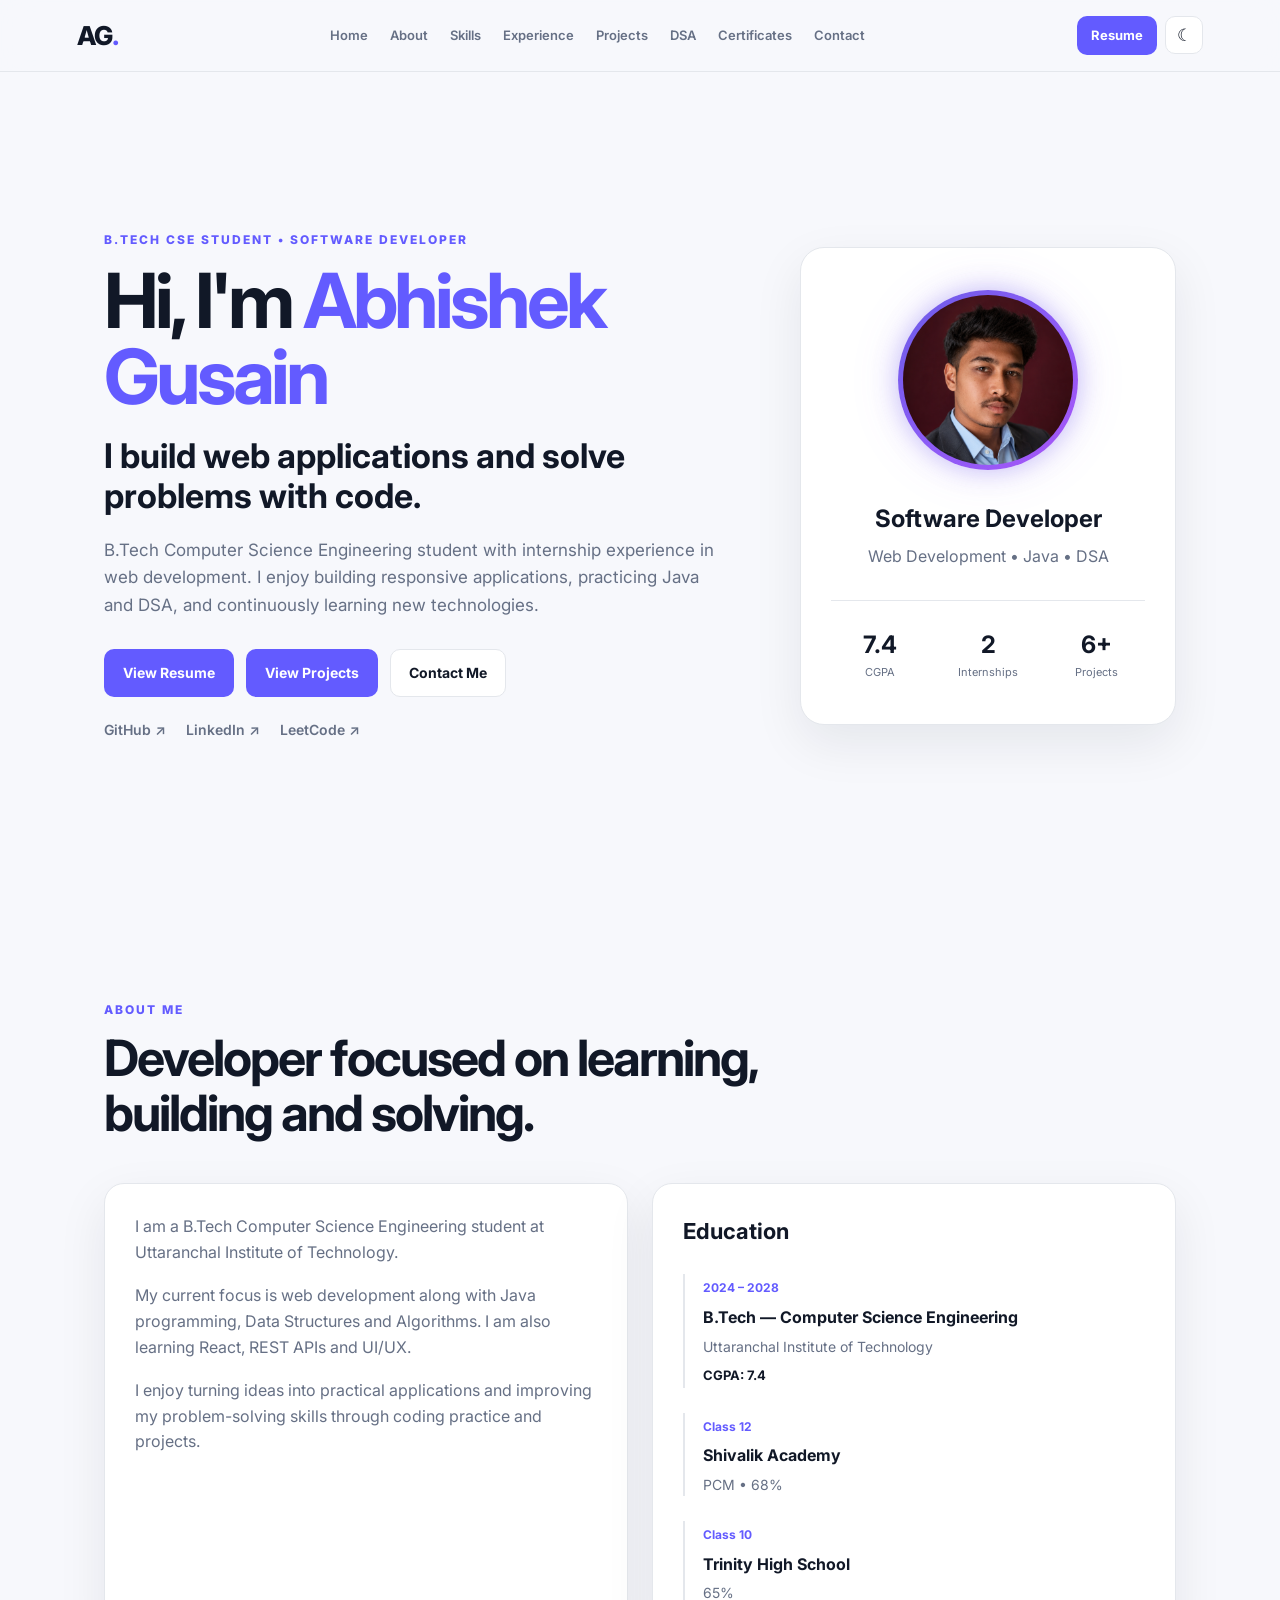
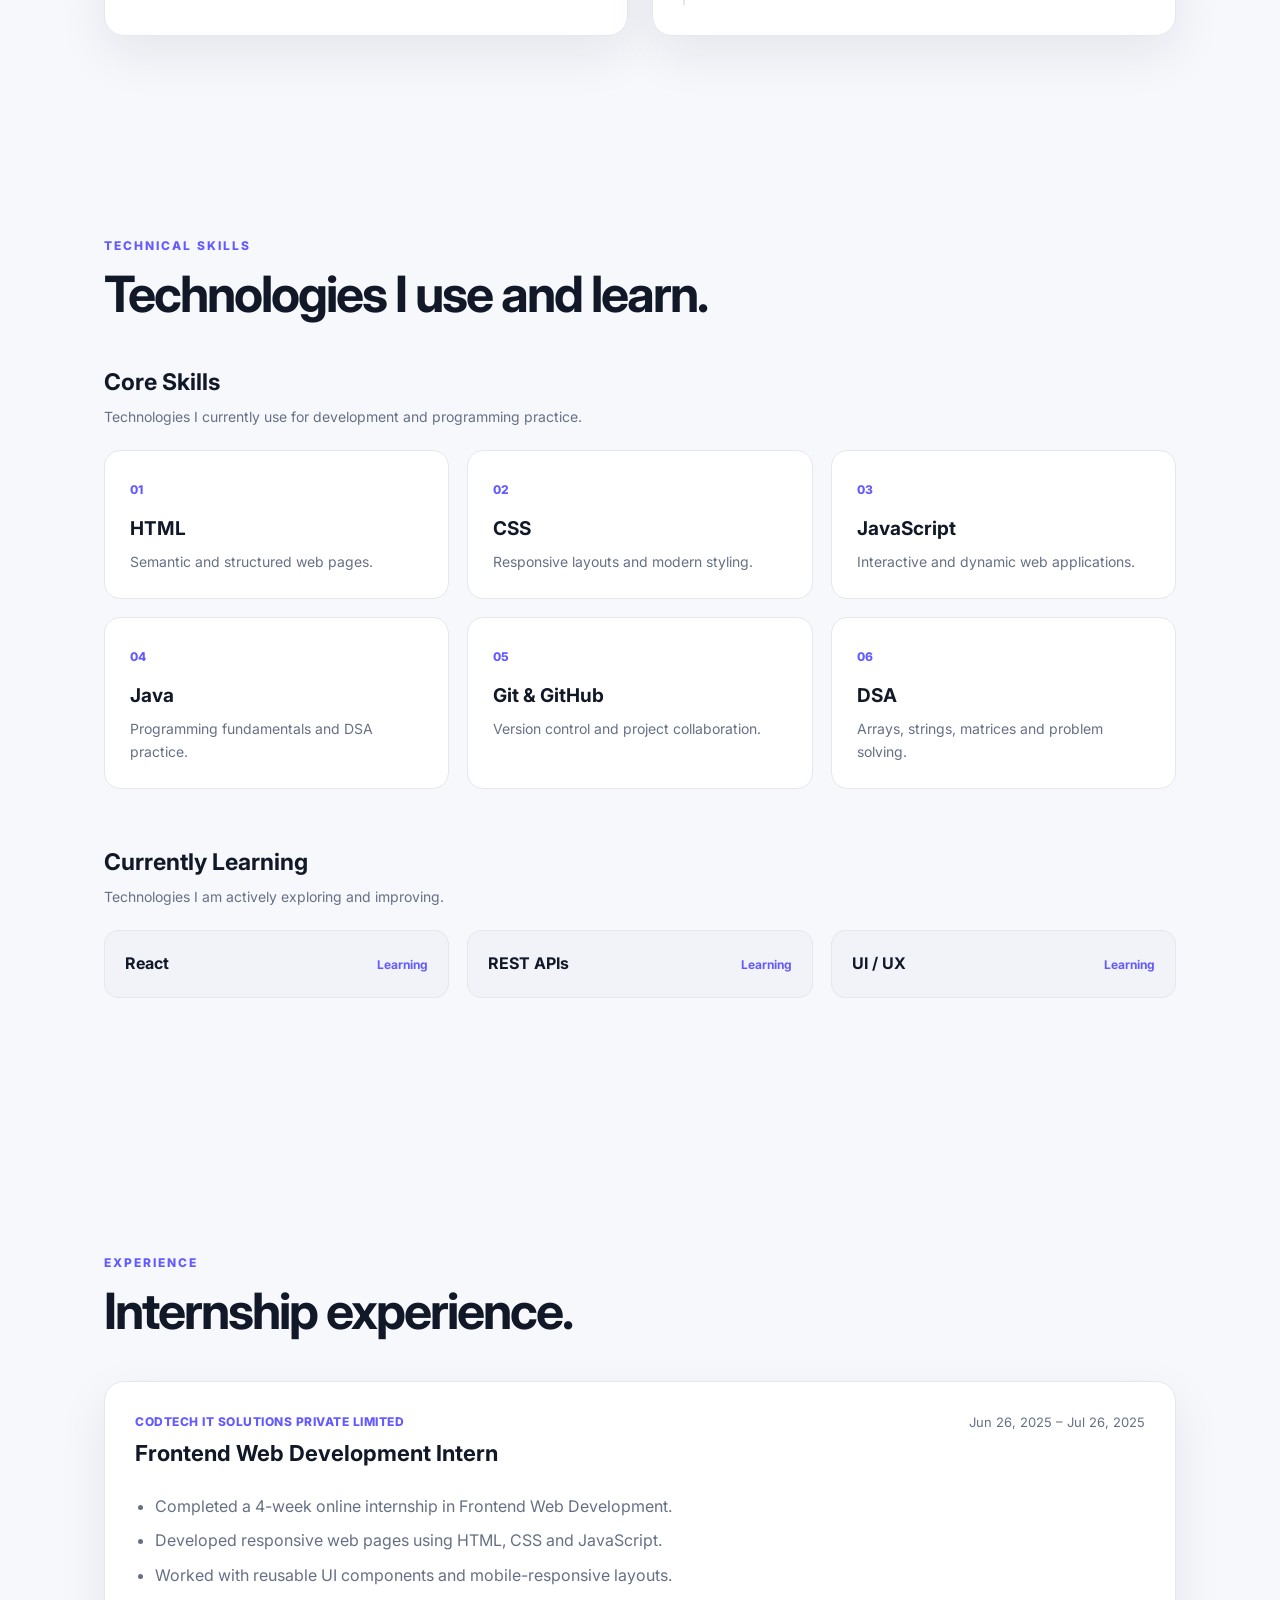
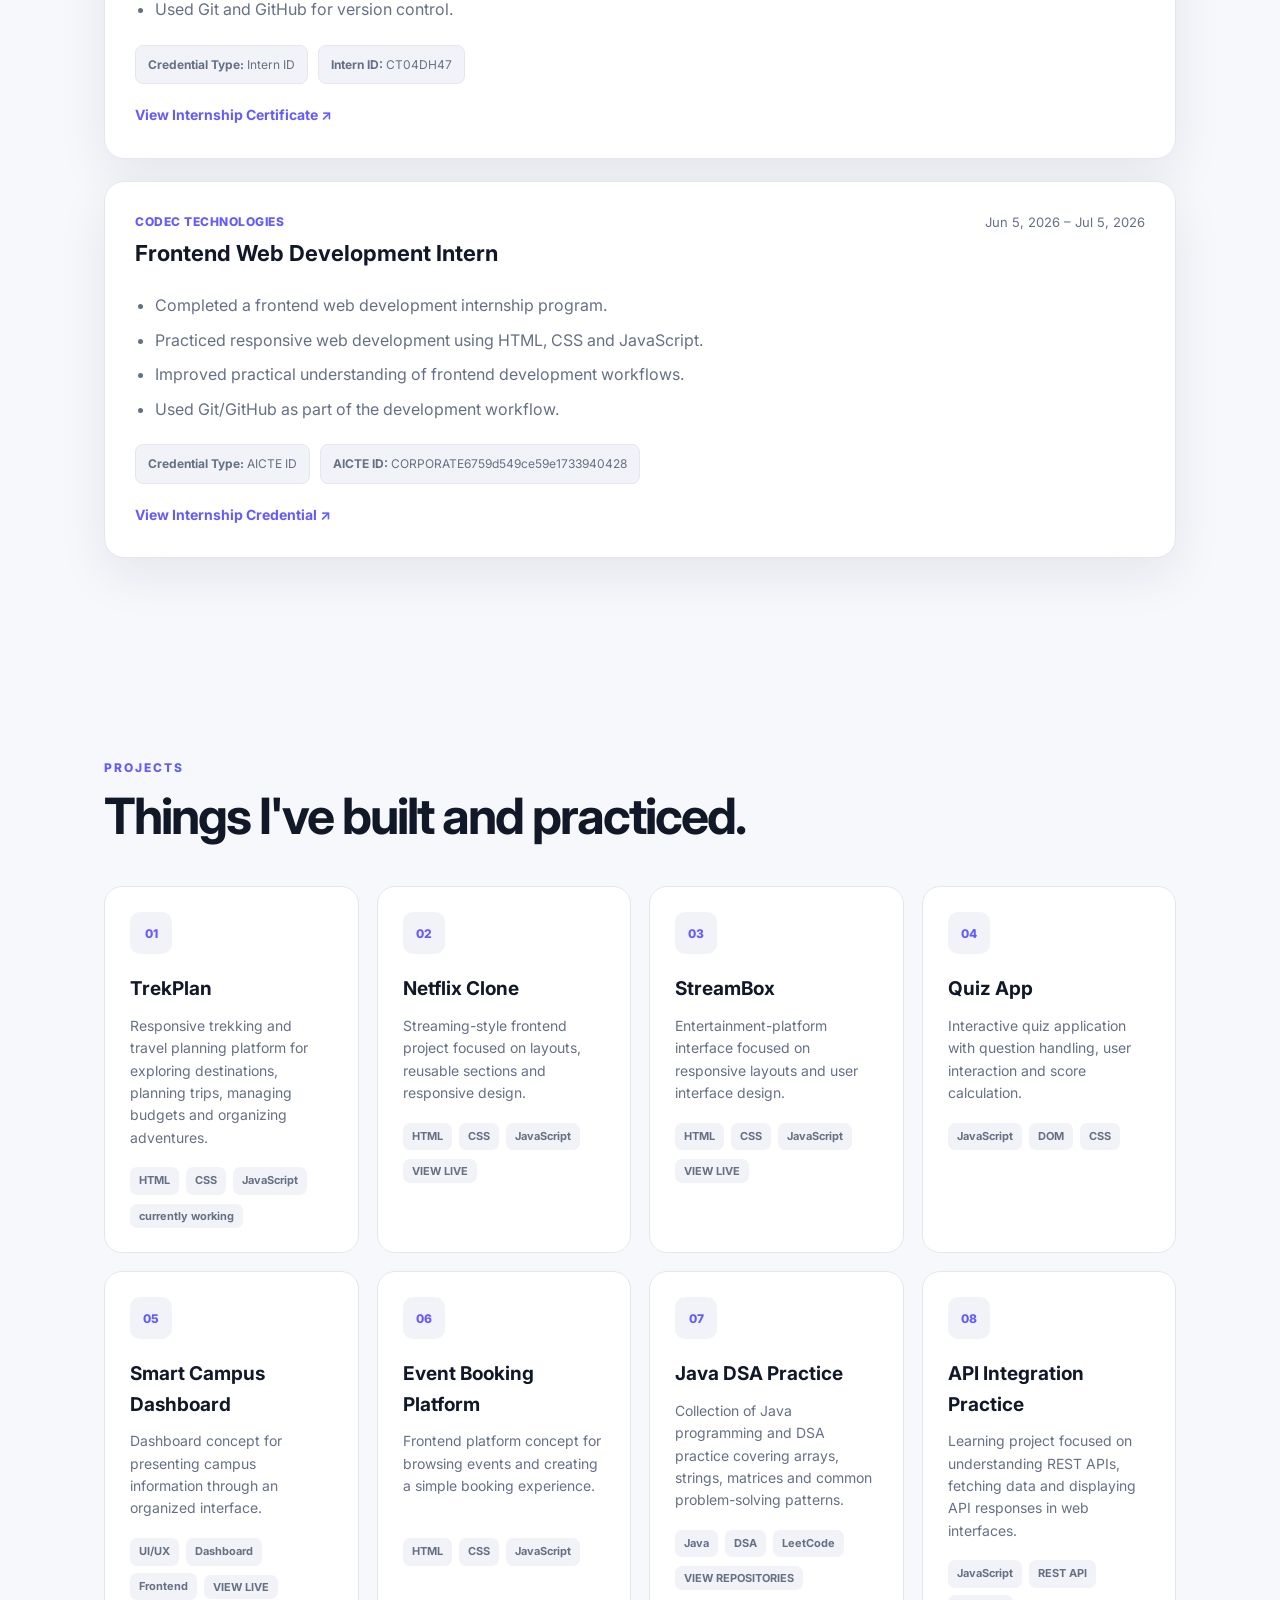
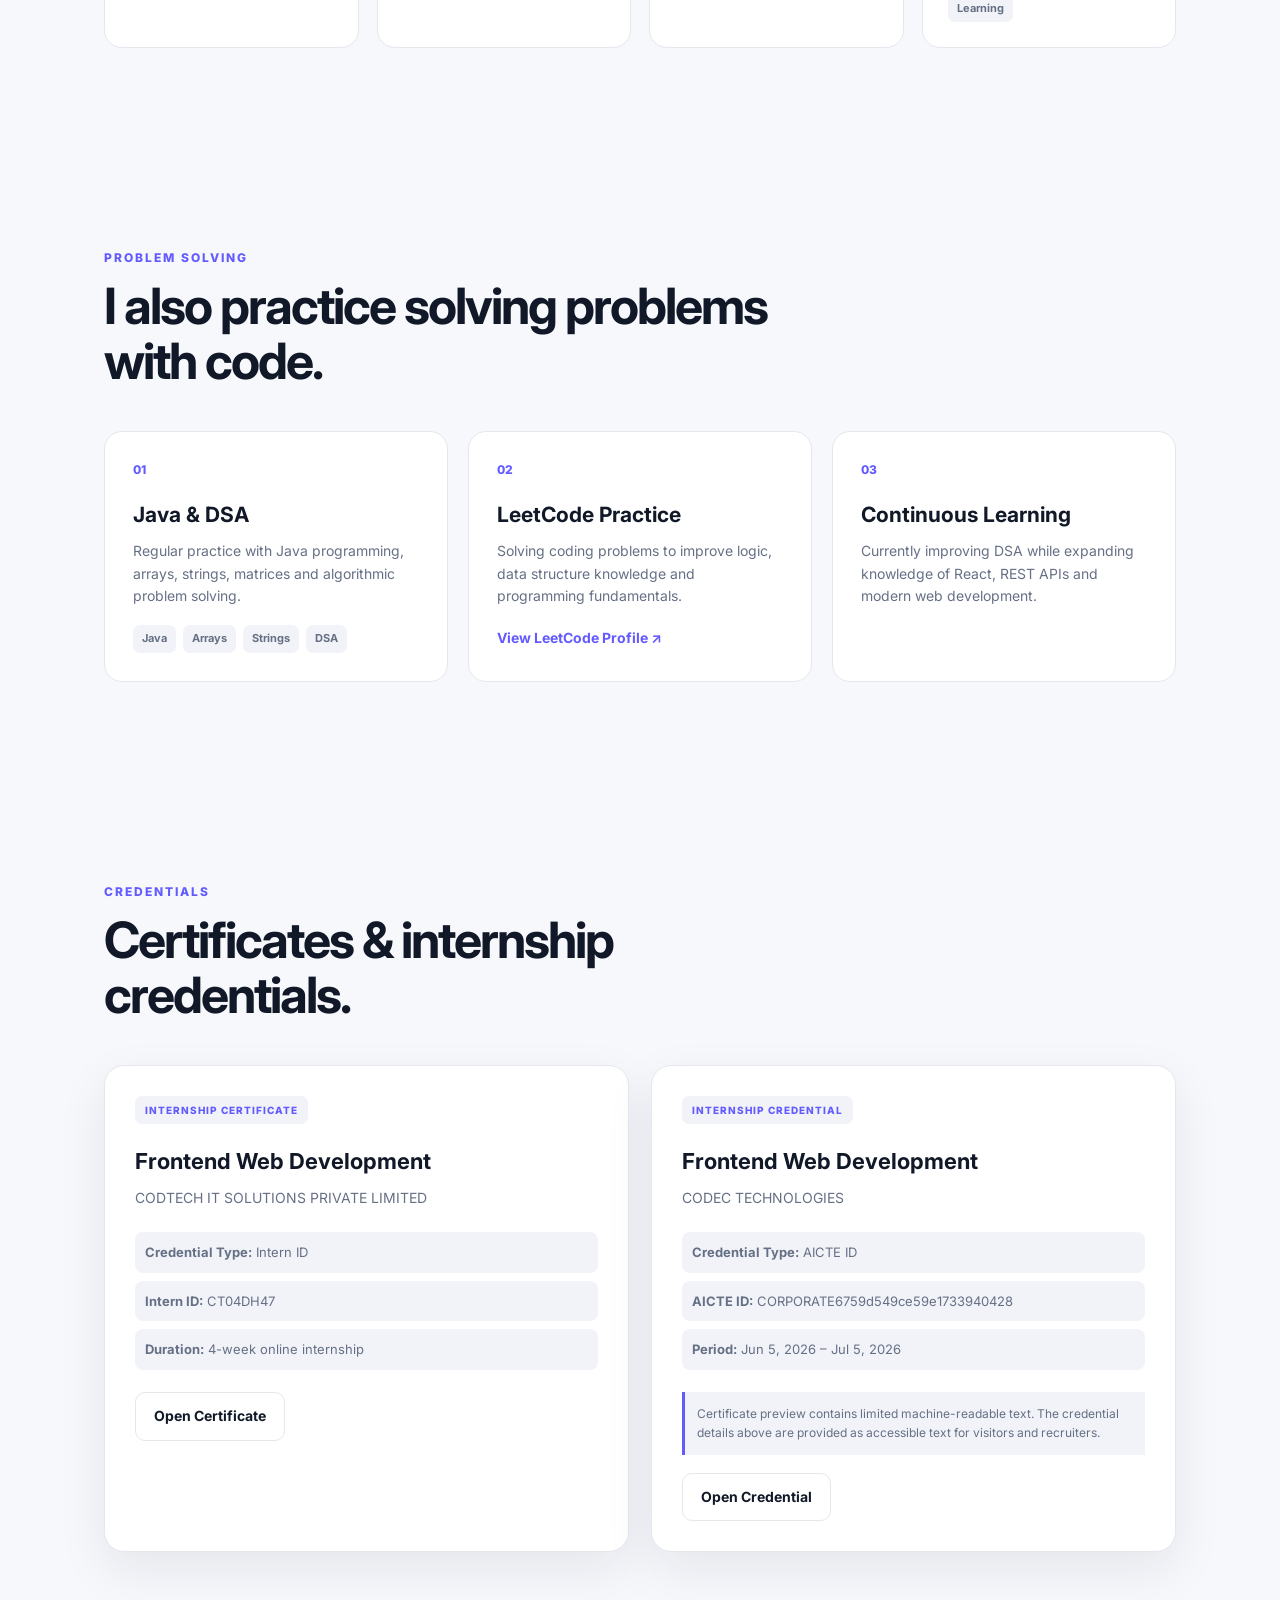
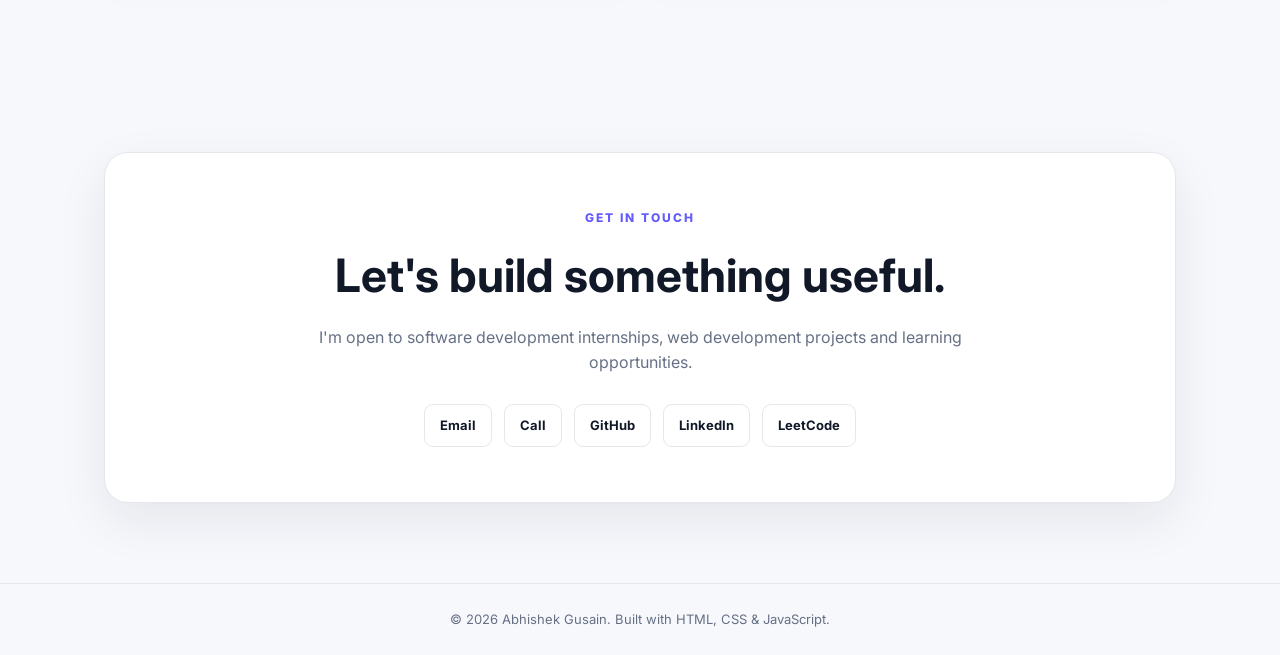
<file: index.html>
<!DOCTYPE html>
<html lang="en">

<head>
    <meta charset="UTF-8">

    <meta name="viewport" content="width=device-width, initial-scale=1.0">

    <meta name="description"
        content="Abhishek Gusain - B.Tech Computer Science Engineering student, software developer and problem solver. Explore projects, skills, internships and coding practice.">

    <meta name="keywords"
        content="Abhishek Gusain, Software Developer, Web Developer, Java, JavaScript, DSA, LeetCode, HTML, CSS, GitHub">

    <meta name="author" content="Abhishek Gusain">

    <title>Abhishek Gusain | Software Developer</title>

    <link rel="stylesheet" href="index.css">

    <link rel="preconnect" href="https://fonts.googleapis.com">

    <link rel="preconnect"
        href="https://fonts.gstatic.com"
        crossorigin>

    <link
        href="https://fonts.googleapis.com/css2?family=Inter:wght@400;500;600;700;800&display=swap"
        rel="stylesheet">
</head>

<body>

    <!-- ================= NAVBAR ================= -->

    <header class="navbar">

        <a href="#home" class="logo" aria-label="Abhishek Gusain Home">
            AG<span>.</span>
        </a>

        <nav id="navLinks">

            <a href="#home">Home</a>

            <a href="#about">About</a>

            <a href="#skills">Skills</a>

            <a href="#experience">Experience</a>

            <a href="#projects">Projects</a>

            <a href="#problem-solving">DSA</a>

            <a href="#certificates">Certificates</a>

            <a href="#contact">Contact</a>

        </nav>

        <div class="nav-actions">

            <a
                href="Abhishek_Gusain_Resume.pdf"
                class="resume-nav-btn"
                target="_blank"
                rel="noopener noreferrer">

                Resume

            </a>

            <button
                id="themeBtn"
                class="theme-btn"
                aria-label="Toggle dark mode">

                ☾

            </button>

            <button
                id="menuBtn"
                class="menu-btn"
                aria-label="Open navigation menu"
                aria-expanded="false">

                ☰

            </button>

        </div>

    </header>


    <main>

        <!-- ================= HERO ================= -->

        <section class="hero section" id="home">

            <div class="hero-content reveal">

                <p class="eyebrow">
                    B.TECH CSE STUDENT • SOFTWARE DEVELOPER
                </p>

                <h1>
                    Hi, I'm
                    <span>Abhishek Gusain</span>
                </h1>

                <h2>
                    I build web applications and solve problems with code.
                </h2>

                <p class="hero-text">

                    B.Tech Computer Science Engineering student with
                    internship experience in web development. I enjoy
                    building responsive applications, practicing Java and
                    DSA, and continuously learning new technologies.

                </p>


                <div class="hero-buttons">

                    <a
                        href="Abhishek_Gusain_Resume.pdf"
                        class="btn primary"
                        target="_blank"
                        rel="noopener noreferrer">

                        View Resume

                    </a>

                    <a
                        href="#projects"
                        class="btn primary">

                        View Projects

                    </a>

                    <a
                        href="#contact"
                        class="btn secondary">

                        Contact Me

                    </a>

                </div>


                <div class="quick-links">

                    <a
                        href="https://github.com/AbhishekGusain20"
                        target="_blank"
                        rel="noopener noreferrer">

                        GitHub ↗

                    </a>

                    <a
                        href="https://www.linkedin.com/in/abhishek-gusain-8795a3363/"
                        target="_blank"
                        rel="noopener noreferrer">

                        LinkedIn ↗

                    </a>

                    <a
                        href="https://leetcode.com/u/Abhishek_Gusain/"
                        target="_blank"
                        rel="noopener noreferrer">

                        LeetCode ↗

                    </a>

                </div>

            </div>


            <div class="hero-card reveal">

                <div class="profile-ring">
                    <img src="profile.jpg" alt="Abhishek Gusain">
                    
                </div>

                <h3>
                    Software Developer
                </h3>

                <p>
                    Web Development • Java • DSA
                </p>

                <div class="stat-row">

                    <div>
                        <strong>7.4</strong>
                        <small>CGPA</small>
                    </div>

                    <div>
                        <strong>2</strong>
                        <small>Internships</small>
                    </div>

                    <div>
                        <strong>6+</strong>
                        <small>Projects</small>
                    </div>

                </div>

            </div>

        </section>


        <!-- ================= ABOUT ================= -->

        <section class="section" id="about">

            <div class="section-heading reveal">

                <p class="eyebrow">
                    ABOUT ME
                </p>

                <h2>
                    Developer focused on learning, building and solving.
                </h2>

            </div>


            <div class="about-grid">

                <div class="card about-text reveal">

                    <p>

                        I am a B.Tech Computer Science Engineering student
                        at Uttaranchal Institute of Technology.

                    </p>

                    <p>

                        My current focus is web development along with
                        Java programming, Data Structures and Algorithms.
                        I am also learning React, REST APIs and UI/UX.

                    </p>

                    <p>

                        I enjoy turning ideas into practical applications
                        and improving my problem-solving skills through
                        coding practice and projects.

                    </p>

                </div>


                <div class="card education reveal">

                    <h3>
                        Education
                    </h3>


                    <div class="timeline-item">

                        <span>
                            2024 – 2028
                        </span>

                        <h4>
                            B.Tech — Computer Science Engineering
                        </h4>

                        <p>
                            Uttaranchal Institute of Technology
                        </p>

                        <b>
                            CGPA: 7.4
                        </b>

                    </div>


                    <div class="timeline-item">

                        <span>
                            Class 12
                        </span>

                        <h4>
                            Shivalik Academy
                        </h4>

                        <p>
                            PCM • 68%
                        </p>

                    </div>


                    <div class="timeline-item">

                        <span>
                            Class 10
                        </span>

                        <h4>
                            Trinity High School
                        </h4>

                        <p>
                            65%
                        </p>

                    </div>

                </div>

            </div>

        </section>


        <!-- ================= SKILLS ================= -->

        <section class="section" id="skills">

            <div class="section-heading reveal">

                <p class="eyebrow">
                    TECHNICAL SKILLS
                </p>

                <h2>
                    Technologies I use and learn.
                </h2>

            </div>


            <div class="skill-category reveal">

                <div class="skill-category-heading">

                    <h3>
                        Core Skills
                    </h3>

                    <p>
                        Technologies I currently use for development and programming practice.
                    </p>

                </div>


                <div class="skills-grid">

                    <div class="skill-card">
                        <span>01</span>

                        <h3>
                            HTML
                        </h3>

                        <p>
                            Semantic and structured web pages.
                        </p>

                    </div>


                    <div class="skill-card">
                        <span>02</span>

                        <h3>
                            CSS
                        </h3>

                        <p>
                            Responsive layouts and modern styling.
                        </p>

                    </div>


                    <div class="skill-card">
                        <span>03</span>

                        <h3>
                            JavaScript
                        </h3>

                        <p>
                            Interactive and dynamic web applications.
                        </p>

                    </div>


                    <div class="skill-card">
                        <span>04</span>

                        <h3>
                            Java
                        </h3>

                        <p>
                            Programming fundamentals and DSA practice.
                        </p>

                    </div>


                    <div class="skill-card">
                        <span>05</span>

                        <h3>
                            Git & GitHub
                        </h3>

                        <p>
                            Version control and project collaboration.
                        </p>

                    </div>


                    <div class="skill-card">
                        <span>06</span>

                        <h3>
                            DSA
                        </h3>

                        <p>
                            Arrays, strings, matrices and problem solving.
                        </p>

                    </div>

                </div>

            </div>


            <div class="skill-category learning-category reveal">

                <div class="skill-category-heading">

                    <h3>
                        Currently Learning
                    </h3>

                    <p>
                        Technologies I am actively exploring and improving.
                    </p>

                </div>


                <div class="learning-grid">

                    <div class="learning-card">

                        <strong>
                            React
                        </strong>

                        <span>
                            Learning
                        </span>

                    </div>


                    <div class="learning-card">

                        <strong>
                            REST APIs
                        </strong>

                        <span>
                            Learning
                        </span>

                    </div>


                    <div class="learning-card">

                        <strong>
                            UI / UX
                        </strong>

                        <span>
                            Learning
                        </span>

                    </div>

                </div>

            </div>

        </section>


        <!-- ================= EXPERIENCE ================= -->

        <section class="section" id="experience">

            <div class="section-heading reveal">

                <p class="eyebrow">
                    EXPERIENCE
                </p>

                <h2>
                    Internship experience.
                </h2>

            </div>


            <div class="experience-list">


                <!-- CODTECH -->

                <article class="experience-card reveal">

                    <div class="experience-top">

                        <div>

                            <p class="company">
                                CODTECH IT SOLUTIONS PRIVATE LIMITED
                            </p>

                            <h3>
                                Frontend Web Development Intern
                            </h3>

                        </div>

                        <span>
                            Jun 26, 2025 – Jul 26, 2025
                        </span>

                    </div>


                    <ul>

                        <li>
                            Completed a 4-week online internship
                            in Frontend Web Development.
                        </li>

                        <li>
                            Developed responsive web pages using
                            HTML, CSS and JavaScript.
                        </li>

                        <li>
                            Worked with reusable UI components and
                            mobile-responsive layouts.
                        </li>

                        <li>
                            Used Git and GitHub for version control.
                        </li>

                    </ul>


                    <div class="credential-row">

                        <span>
                            <strong>Credential Type:</strong>
                            Intern ID
                        </span>

                        <span>
                            <strong>Intern ID:</strong>
                            CT04DH47
                        </span>

                    </div>


                    <a
                        href="Internship-Certificate1.pdf"
                        target="_blank"
                        rel="noopener noreferrer"
                        class="text-link">

                        View Internship Certificate ↗

                    </a>

                </article>


                <!-- CODEC -->

                <article class="experience-card reveal">

                    <div class="experience-top">

                        <div>

                            <p class="company">
                                CODEC TECHNOLOGIES
                            </p>

                            <h3>
                                Frontend Web Development Intern
                            </h3>

                        </div>

                        <span>
                            Jun 5, 2026 – Jul 5, 2026
                        </span>

                    </div>


                    <ul>

                        <li>
                            Completed a frontend web development
                            internship program.
                        </li>

                        <li>
                            Practiced responsive web development
                            using HTML, CSS and JavaScript.
                        </li>

                        <li>
                            Improved practical understanding of
                            frontend development workflows.
                        </li>

                        <li>
                            Used Git/GitHub as part of the development
                            workflow.
                        </li>

                    </ul>


                    <div class="credential-row">

                        <span>
                            <strong>Credential Type:</strong>
                            AICTE ID
                        </span>

                        <span>
                            <strong>AICTE ID:</strong>
                            CORPORATE6759d549ce59e1733940428
                        </span>

                    </div>


                    <a
                        href="Internship-Certificate2.pdf"
                        target="_blank"
                        rel="noopener noreferrer"
                        class="text-link">

                        View Internship Credential ↗

                    </a>

                </article>

            </div>

        </section>


        <!-- ================= PROJECTS ================= -->

        <section class="section" id="projects">

            <div class="section-heading reveal">

                <p class="eyebrow">
                    PROJECTS
                </p>

                <h2>
                    Things I've built and practiced.
                </h2>

            </div>


            <div class="projects-grid">


                <article class="project-card reveal">

                    <div class="project-icon">
                        01
                    </div>

                    <h3>
                        TrekPlan
                    </h3>

                    <p>
                         Responsive trekking and travel planning platform for exploring destinations, planning trips, managing budgets and organizing adventures.
                    </p>

                    <div class="tags">

                        <span>HTML</span>
                        <span>CSS</span>
                        <span>JavaScript</span>

                        <a 
                            href="https://github.com/AbhishekGusain20/TrekPlan"
                        target="_blank"
                            rel="noopener noreferrer">

                       <span>currently working</span> 

                    </a>
   

                    </div>

                </article>


                <article class="project-card reveal">

                    <div class="project-icon">
                        02
                    </div>

                    <h3>
                        Netflix Clone
                    </h3>

                    <p>
                        Streaming-style frontend project focused on
                        layouts, reusable sections and responsive design.
                    </p>

                    <div class="tags">

                        <span>HTML</span>
                        <span>CSS</span>
                        <span>JavaScript</span>

                         <a
                        href="https://abhishekgusain20.github.io/NETFLIX_clone/"
                        target="_blank"
                        rel="noopener noreferrer">

                       <span>VIEW LIVE</span> 

                    </a>

                    </div>

                </article>


                <article class="project-card reveal">

                    <div class="project-icon">
                        03
                    </div>

                    <h3>
                        StreamBox
                    </h3>

                    <p>
                        Entertainment-platform interface focused on
                        responsive layouts and user interface design.
                    </p>

                    <div class="tags">

                        <span>HTML</span>
                        <span>CSS</span>
                        <span>JavaScript</span>

                        <a
                        href="https://abhishekgusain20.github.io/StreamBox/"
                        target="_blank"
                        rel="noopener noreferrer">

                       <span>VIEW LIVE</span> 

                    </a>

                    </div>

                </article>


                <article class="project-card reveal">

                    <div class="project-icon">
                        04
                    </div>

                    <h3>
                        Quiz App
                    </h3>

                    <p>
                        Interactive quiz application with question
                        handling, user interaction and score calculation.
                    </p>

                    <div class="tags">

                        <span>JavaScript</span>
                        <span>DOM</span>
                        <span>CSS</span>

                    </div>

                </article>


                <article class="project-card reveal">

                    <div class="project-icon">
                        05
                    </div>

                    <h3>
                        Smart Campus Dashboard
                    </h3>

                    <p>
                        Dashboard concept for presenting campus
                        information through an organized interface.
                    </p>

                    <div class="tags">

                        <span>UI/UX</span>
                        <span>Dashboard</span>
                        <span>Frontend</span>

                        <a
                        href="https://abhishekgusain20.github.io/Smart-Campus-Dashboard/"
                        target="_blank"
                        rel="noopener noreferrer">

                       <span>VIEW LIVE</span> 

                    </a>
                         </div>
                         


                </article>


                <article class="project-card reveal">

                    <div class="project-icon">
                        06
                    </div>

                    <h3>
                        Event Booking Platform
                    </h3>

                    <p>
                        Frontend platform concept for browsing events
                        and creating a simple booking experience.
                    </p>

                    <div class="tags">

                        <span>HTML</span>
                        <span>CSS</span>
                        <span>JavaScript</span>

                    </div>

                </article>


                <article class="project-card reveal">

                    <div class="project-icon">
                        07
                    </div>

                    <h3>
                        Java DSA Practice
                    </h3>

                    <p>
                        Collection of Java programming and DSA practice
                        covering arrays, strings, matrices and common
                        problem-solving patterns.
                    </p>

                    <div class="tags">

                        <span>Java</span>
                        <span>DSA</span>
                        <span>LeetCode</span>
<br>
                        <a
                        href="https://github.com/AbhishekGusain20/practice-solving-Questions"
                        target="_blank"
                        rel="noopener noreferrer">

                       <span>VIEW REPOSITORIES </span> 

                    </a>
                   


                    </div>

                </article>


                <article class="project-card reveal">

                    <div class="project-icon">
                        08
                    </div>

                    <h3>
                        API Integration Practice
                    </h3>

                    <p>
                        Learning project focused on understanding REST
                        APIs, fetching data and displaying API responses
                        in web interfaces.
                    </p>

                    <div class="tags">

                        <span>JavaScript</span>
                        <span>REST API</span>
                        <span>Learning</span>

                    </div>

                </article>

            </div>

        </section>


        <!-- ================= PROBLEM SOLVING ================= -->

        <section class="section" id="problem-solving">

            <div class="section-heading reveal">

                <p class="eyebrow">
                    PROBLEM SOLVING
                </p>

                <h2>
                    I also practice solving problems with code.
                </h2>

            </div>


            <div class="problem-grid">


                <div class="problem-card reveal">

                    <div class="problem-number">
                        01
                    </div>

                    <h3>
                        Java & DSA
                    </h3>

                    <p>
                        Regular practice with Java programming,
                        arrays, strings, matrices and algorithmic
                        problem solving.
                    </p>

                    <div class="tags">

                        <span>Java</span>
                        <span>Arrays</span>
                        <span>Strings</span>
                        <span>DSA</span>

                    </div>

                </div>


                <div class="problem-card reveal">

                    <div class="problem-number">
                        02
                    </div>

                    <h3>
                        LeetCode Practice
                    </h3>

                    <p>
                        Solving coding problems to improve logic,
                        data structure knowledge and programming
                        fundamentals.
                    </p>

                    <a
                        href="https://leetcode.com/u/Abhishek_Gusain/"
                        target="_blank"
                        rel="noopener noreferrer"
                        class="text-link">

                        View LeetCode Profile ↗

                    </a>

                </div>


                <div class="problem-card reveal">

                    <div class="problem-number">
                        03
                    </div>

                    <h3>
                        Continuous Learning
                    </h3>

                    <p>
                        Currently improving DSA while expanding
                        knowledge of React, REST APIs and modern
                        web development.
                    </p>

                </div>

            </div>

        </section>


        <!-- ================= CERTIFICATES ================= -->

        <section class="section" id="certificates">

            <div class="section-heading reveal">

                <p class="eyebrow">
                    CREDENTIALS
                </p>

                <h2>
                    Certificates & internship credentials.
                </h2>

            </div>


            <div class="certificate-grid">


                <!-- CERTIFICATE 1 -->

                <article class="certificate-card reveal">

                    <div class="certificate-badge">
                        INTERNSHIP CERTIFICATE
                    </div>

                    <h3>
                        Frontend Web Development
                    </h3>

                    <p>
                        CODTECH IT SOLUTIONS PRIVATE LIMITED
                    </p>

                    <div class="certificate-details">

                        <span>
                            <strong>Credential Type:</strong>
                            Intern ID
                        </span>

                        <span>
                            <strong>Intern ID:</strong>
                            CT04DH47
                        </span>

                        <span>
                            <strong>Duration:</strong>
                            4-week online internship
                        </span>

                    </div>


                    <a
                        href="Internship-Certificate1.pdf"
                        target="_blank"
                        rel="noopener noreferrer"
                        class="btn secondary">

                        Open Certificate

                    </a>

                </article>


                <!-- CERTIFICATE 2 -->

                <article
                    class="certificate-card reveal"
                    aria-label="CODEC Technologies internship credential">

                    <div class="certificate-badge">
                        INTERNSHIP CREDENTIAL
                    </div>

                    <h3>
                        Frontend Web Development
                    </h3>

                    <p>
                        CODEC TECHNOLOGIES
                    </p>


                    <div class="certificate-details">

                        <span>
                            <strong>Credential Type:</strong>
                            AICTE ID
                        </span>

                        <span>
                            <strong>AICTE ID:</strong>
                            CORPORATE6759d549ce59e1733940428
                        </span>

                        <span>
                            <strong>Period:</strong>
                            Jun 5, 2026 – Jul 5, 2026
                        </span>

                    </div>


                    <p class="accessibility-note">

                        Certificate preview contains limited
                        machine-readable text. The credential details
                        above are provided as accessible text for
                        visitors and recruiters.

                    </p>


                    <a
                        href="Internship-Certificate2.pdf"
                        target="_blank"
                        rel="noopener noreferrer"
                        class="btn secondary">

                        Open Credential

                    </a>

                </article>

            </div>

        </section>


        <!-- ================= CONTACT ================= -->

        <section class="section contact-section" id="contact">

            <div class="contact-card reveal">

                <p class="eyebrow">
                    GET IN TOUCH
                </p>

                <h2>
                    Let's build something useful.
                </h2>

                <p>
                    I'm open to software development internships,
                    web development projects and learning opportunities.
                </p>


                <div class="contact-links">

                    <a
                        href="mailto:abhishek.gusain2006@gmail.com">

                        Email

                    </a>

                    <a
                        href="tel:+919259208065">

                        Call

                    </a>

                    <a
                        href="https://github.com/AbhishekGusain20"
                        target="_blank"
                        rel="noopener noreferrer">

                        GitHub

                    </a>

                    <a
                        href="https://www.linkedin.com/in/abhishek-gusain-8795a3363/"
                        target="_blank"
                        rel="noopener noreferrer">

                        LinkedIn

                    </a>

                    <a
                        href="https://leetcode.com/u/Abhishek_Gusain/"
                        target="_blank"
                        rel="noopener noreferrer">

                        LeetCode

                    </a>

                </div>

            </div>

        </section>

    </main>


    <!-- ================= FOOTER ================= -->

    <footer>

        <p>

            © <span id="year"></span>
            Abhishek Gusain.
            Built with HTML, CSS & JavaScript.

        </p>

    </footer>


    <button
        id="topBtn"
        class="top-btn"
        aria-label="Back to top">

        ↑

    </button>


    <script src="index.js"></script>

</body>

</html>
</file>
<file: index.css>
/* ================= RESET ================= */

* {
    margin: 0;
    padding: 0;
    box-sizing: border-box;
}


/* ================= VARIABLES ================= */

:root {

    --bg: #f7f8fc;
    --surface: #ffffff;
    --surface-2: #f1f3f8;

    --text: #111827;
    --muted: #667085;

    --line: #e4e7ec;

    --accent: #635bff;
    --accent-dark: #4f46e5;

    --success: #16803c;

    --shadow:
        0 18px 50px rgba(15, 23, 42, 0.08);

}


body.dark {

    --bg: #0b0d12;
    --surface: #12151c;
    --surface-2: #181c25;

    --text: #f4f6fb;
    --muted: #a7adba;

    --line: #272c37;

    --shadow:
        0 18px 50px rgba(0, 0, 0, 0.25);

}


/* ================= BASE ================= */

html {
    scroll-behavior: smooth;
    scroll-padding-top: 85px;
}


body {

    font-family: "Inter", sans-serif;

    background: var(--bg);

    color: var(--text);

    line-height: 1.6;

    transition:
        background 0.2s ease,
        color 0.2s ease;

}


body.menu-open {
    overflow: hidden;
}


a {
    text-decoration: none;
    color: inherit;
}


button {
    font-family: inherit;
}


/* ================= NAVBAR ================= */

.navbar {

    height: 72px;

    padding: 0 6%;

    display: flex;

    align-items: center;

    justify-content: space-between;

    gap: 25px;

    position: sticky;

    top: 0;

    z-index: 1000;

    background: rgba(247, 248, 252, 0.9);

    backdrop-filter: blur(15px);

    border-bottom: 1px solid var(--line);

}


body.dark .navbar {

    background:
        rgba(11, 13, 18, 0.9);

}


.logo {

    font-size: 26px;

    font-weight: 800;

    letter-spacing: -1px;

}


.logo span {
    color: var(--accent);
}


nav {

    display: flex;

    align-items: center;

    justify-content: center;

    gap: 22px;

}


nav a {

    font-size: 13px;

    font-weight: 600;

    color: var(--muted);

    transition: 0.2s ease;

}


nav a:hover {
    color: var(--accent);
}


.nav-actions {

    display: flex;

    align-items: center;

    gap: 8px;

}


.resume-nav-btn {

    padding: 9px 14px;

    border-radius: 10px;

    background: var(--accent);

    color: white;

    font-size: 13px;

    font-weight: 700;

    transition: 0.2s ease;

}


.resume-nav-btn:hover {
    background: var(--accent-dark);
}


.theme-btn,
.menu-btn {

    width: 38px;

    height: 38px;

    border: 1px solid var(--line);

    border-radius: 10px;

    background: var(--surface);

    color: var(--text);

    cursor: pointer;

    font-size: 17px;

}


.menu-btn {
    display: none;
}


/* ================= COMMON ================= */

.section {

    max-width: 1120px;

    margin: auto;

    padding: 100px 24px;

}


.section-heading {

    max-width: 760px;

    margin-bottom: 42px;

}


.eyebrow {

    color: var(--accent);

    font-size: 12px;

    font-weight: 800;

    letter-spacing: 2px;

    margin-bottom: 12px;

}


.section-heading h2 {

    font-size:
        clamp(32px, 4vw, 50px);

    line-height: 1.1;

    letter-spacing: -2px;

}


/* ================= HERO ================= */

.hero {

    min-height:
        calc(100vh - 72px);

    display: grid;

    grid-template-columns:
        1.25fr 0.75fr;

    align-items: center;

    gap: 70px;

}


.hero h1 {

    font-size:
        clamp(45px, 6vw, 76px);

    line-height: 1;

    letter-spacing: -4px;

    margin-bottom: 22px;

}


.hero h1 span {
    color: var(--accent);
}


.hero h2 {

    font-size:
        clamp(22px, 3vw, 34px);

    line-height: 1.2;

    margin-bottom: 20px;

}


.hero-text {

    max-width: 680px;

    color: var(--muted);

    font-size: 17px;

}


.hero-buttons {

    display: flex;

    flex-wrap: wrap;

    gap: 12px;

    margin:
        30px 0 22px;

}


.btn {

    display: inline-flex;

    align-items: center;

    justify-content: center;

    padding: 12px 18px;

    border-radius: 10px;

    font-size: 14px;

    font-weight: 700;

    border: 1px solid transparent;

    transition:
        transform 0.2s ease,
        background 0.2s ease;

}


.btn:hover {

    transform: translateY(-2px);

}


.btn.primary {

    background: var(--accent);

    color: white;

}


.btn.primary:hover {

    background: var(--accent-dark);

}


.btn.secondary {

    border-color: var(--line);

    background: var(--surface);

    color: var(--text);

}


.btn.secondary:hover {

    border-color: var(--accent);

    color: var(--accent);

}


.quick-links {

    display: flex;

    flex-wrap: wrap;

    gap: 20px;

}


.quick-links a {

    color: var(--muted);

    font-size: 14px;

    font-weight: 600;

}


.quick-links a:hover {

    color: var(--accent);

}


/* ================= HERO CARD ================= */

.hero-card {

    padding: 42px 30px;

    background: var(--surface);

    border: 1px solid var(--line);

    border-radius: 24px;

    box-shadow: var(--shadow);

    text-align: center;

}

/* ================= PROFILE PHOTO ================= */

.profile-ring {
    width: 180px;
    height: 180px;

    margin: 0 auto 30px;

    padding: 5px;

    border-radius: 50%;

    background: linear-gradient(
        135deg,
        #6c5ce7,
        #8b5cf6,
        #a855f7
    );

    display: flex;
    align-items: center;
    justify-content: center;

    overflow: hidden;
box-shadow:
        0 0 25px rgba(108, 92, 231, 0.35),
        0 0 50px rgba(139, 92, 246, 0.15);
    
}

.profile-ring img {
    width: 100%;
    height: 100%;

    border-radius: 50%;

    object-fit: cover;

    /* Moves the face slightly upward */
    object-position: center 25%;

    display: block;
}


.hero-card h3 {

    font-size: 24px;

    margin-bottom: 6px;

}


.hero-card > p {

    color: var(--muted);

}


.stat-row {

    display: grid;

    grid-template-columns:
        repeat(3, 1fr);

    gap: 10px;

    margin-top: 30px;

    padding-top: 25px;

    border-top: 1px solid var(--line);

}


.stat-row div {

    display: flex;

    flex-direction: column;

}


.stat-row strong {

    font-size: 24px;

}


.stat-row small {

    color: var(--muted);

    font-size: 11px;

}


/* ================= ABOUT ================= */

.about-grid {

    display: grid;

    grid-template-columns:
        1fr 1fr;

    gap: 24px;

}


.card {

    background: var(--surface);

    border: 1px solid var(--line);

    border-radius: 20px;

    padding: 30px;

    box-shadow: var(--shadow);

}


.about-text p {

    color: var(--muted);

    margin-bottom: 18px;

}


.about-text p:last-child {
    margin-bottom: 0;
}


.education h3 {

    font-size: 22px;

    margin-bottom: 25px;

}


.timeline-item {

    padding-left: 18px;

    border-left: 2px solid var(--line);

    margin-bottom: 25px;

}


.timeline-item:last-child {
    margin-bottom: 0;
}


.timeline-item span {

    color: var(--accent);

    font-size: 12px;

    font-weight: 700;

}


.timeline-item h4 {

    font-size: 16px;

    margin: 5px 0;

}


.timeline-item p {

    color: var(--muted);

    font-size: 14px;

}


.timeline-item b {

    display: inline-block;

    margin-top: 7px;

    font-size: 13px;

}


/* ================= SKILLS ================= */

.skill-category {

    margin-bottom: 55px;

}


.skill-category-heading {

    margin-bottom: 22px;

}


.skill-category-heading h3 {

    font-size: 23px;

    margin-bottom: 5px;

}


.skill-category-heading p {

    color: var(--muted);

    font-size: 14px;

}


.skills-grid {

    display: grid;

    grid-template-columns:
        repeat(3, 1fr);

    gap: 18px;

}


.skill-card {

    background: var(--surface);

    border: 1px solid var(--line);

    border-radius: 16px;

    padding: 25px;

    transition:
        transform 0.2s ease,
        border-color 0.2s ease;

}


.skill-card:hover {

    transform: translateY(-4px);

    border-color: var(--accent);

}


.skill-card span {

    color: var(--accent);

    font-size: 12px;

    font-weight: 800;

}


.skill-card h3 {

    margin: 12px 0 7px;

    font-size: 19px;

}


.skill-card p {

    color: var(--muted);

    font-size: 14px;

}


.learning-grid {

    display: grid;

    grid-template-columns:
        repeat(3, 1fr);

    gap: 18px;

}


.learning-card {

    background: var(--surface-2);

    border: 1px solid var(--line);

    border-radius: 14px;

    padding: 20px;

    display: flex;

    align-items: center;

    justify-content: space-between;

}


.learning-card strong {
    font-size: 16px;
}


.learning-card span {

    color: var(--accent);

    font-size: 12px;

    font-weight: 700;

}


/* ================= EXPERIENCE ================= */

.experience-list {

    display: grid;

    gap: 22px;

}


.experience-card {

    background: var(--surface);

    border: 1px solid var(--line);

    border-radius: 20px;

    padding: 30px;

    box-shadow: var(--shadow);

}


.experience-top {

    display: flex;

    justify-content: space-between;

    align-items: flex-start;

    gap: 20px;

    margin-bottom: 22px;

}


.company {

    color: var(--accent);

    font-size: 12px;

    font-weight: 800;

    letter-spacing: 0.5px;

}


.experience-top h3 {

    font-size: 22px;

    margin-top: 5px;

}


.experience-top > span {

    color: var(--muted);

    font-size: 13px;

    white-space: nowrap;

}


.experience-card ul {

    padding-left: 20px;

    color: var(--muted);

}


.experience-card li {

    margin-bottom: 9px;

}


.credential-row {

    display: flex;

    flex-wrap: wrap;

    gap: 10px;

    margin-top: 22px;

}


.credential-row span {

    padding: 9px 12px;

    background: var(--surface-2);

    border: 1px solid var(--line);

    border-radius: 8px;

    font-size: 12px;

    color: var(--muted);

}


.text-link {

    display: inline-block;

    margin-top: 20px;

    color: var(--accent);

    font-size: 14px;

    font-weight: 700;

}


.text-link:hover {
    text-decoration: underline;
}


/* ================= PROJECTS ================= */

.projects-grid {

    display: grid;

    grid-template-columns:
        repeat(4, 1fr);

    gap: 18px;

}


.project-card {

    background: var(--surface);

    border: 1px solid var(--line);

    border-radius: 18px;

    padding: 25px;

    transition:
        transform 0.2s ease,
        border-color 0.2s ease;

}


.project-card:hover {

    transform: translateY(-5px);

    border-color: var(--accent);

}


.project-icon {

    width: 42px;

    height: 42px;

    display: grid;

    place-items: center;

    border-radius: 10px;

    background: var(--surface-2);

    color: var(--accent);

    font-weight: 800;

    font-size: 12px;

}


.project-card h3 {

    margin: 20px 0 10px;

    font-size: 19px;

}


.project-card p {

    color: var(--muted);

    font-size: 14px;

    min-height: 90px;

}


.tags {

    display: flex;

    flex-wrap: wrap;

    gap: 7px;

    margin-top: 18px;

}


.tags span {

    padding: 5px 9px;

    background: var(--surface-2);

    border-radius: 7px;

    font-size: 11px;

    font-weight: 700;

    color: var(--muted);

}


/* ================= PROBLEM SOLVING ================= */

.problem-grid {

    display: grid;

    grid-template-columns:
        repeat(3, 1fr);

    gap: 20px;

}


.problem-card {

    background: var(--surface);

    border: 1px solid var(--line);

    border-radius: 18px;

    padding: 28px;

}


.problem-number {

    color: var(--accent);

    font-size: 12px;

    font-weight: 800;

}


.problem-card h3 {

    font-size: 21px;

    margin: 18px 0 9px;

}


.problem-card p {

    color: var(--muted);

    font-size: 14px;

}


/* ================= CERTIFICATES ================= */

.certificate-grid {

    display: grid;

    grid-template-columns:
        repeat(2, 1fr);

    gap: 22px;

}


.certificate-card {

    background: var(--surface);

    border: 1px solid var(--line);

    border-radius: 20px;

    padding: 30px;

    box-shadow: var(--shadow);

}


.certificate-badge {

    display: inline-block;

    padding: 6px 10px;

    border-radius: 7px;

    background: var(--surface-2);

    color: var(--accent);

    font-size: 10px;

    font-weight: 800;

    letter-spacing: 1px;

}


.certificate-card h3 {

    margin: 20px 0 8px;

    font-size: 22px;

}


.certificate-card > p {

    color: var(--muted);

    font-size: 14px;

}


.certificate-details {

    display: grid;

    gap: 8px;

    margin: 22px 0;

}


.certificate-details span {

    color: var(--muted);

    font-size: 13px;

    padding: 10px;

    border-radius: 8px;

    background: var(--surface-2);

}


.accessibility-note {

    padding: 12px;

    margin-bottom: 18px;

    border-left: 3px solid var(--accent);

    background: var(--surface-2);

    font-size: 12px !important;

}


/* ================= CONTACT ================= */

.contact-section {
    padding-bottom: 80px;
}


.contact-card {

    background: var(--surface);

    border: 1px solid var(--line);

    border-radius: 24px;

    padding: 55px 30px;

    text-align: center;

    box-shadow: var(--shadow);

}


.contact-card h2 {

    font-size:
        clamp(30px, 4vw, 46px);

    margin-bottom: 12px;

}


.contact-card > p:not(.eyebrow) {

    max-width: 650px;

    margin: 0 auto;

    color: var(--muted);

}


.contact-links {

    display: flex;

    justify-content: center;

    flex-wrap: wrap;

    gap: 12px;

    margin-top: 28px;

}


.contact-links a {

    padding: 10px 15px;

    border: 1px solid var(--line);

    border-radius: 9px;

    font-size: 13px;

    font-weight: 700;

}


.contact-links a:hover {

    border-color: var(--accent);

    color: var(--accent);

}


/* ================= FOOTER ================= */

footer {

    border-top: 1px solid var(--line);

    padding: 25px;

    text-align: center;

    color: var(--muted);

    font-size: 13px;

}


/* ================= BACK TO TOP ================= */

.top-btn {

    position: fixed;

    right: 25px;

    bottom: 25px;

    width: 42px;

    height: 42px;

    border: 0;

    border-radius: 50%;

    background: var(--accent);

    color: white;

    cursor: pointer;

    font-size: 18px;

    opacity: 0;

    visibility: hidden;

    transition: 0.2s ease;

}


.top-btn.show {

    opacity: 1;

    visibility: visible;

}


/* ================= ANIMATION ================= */

.reveal {

    opacity: 0;

    transform: translateY(18px);

    transition:
        opacity 0.5s ease,
        transform 0.5s ease;

}


.reveal.visible {

    opacity: 1;

    transform: translateY(0);

}


/* ================= TABLET ================= */

@media (max-width: 1000px) {

    nav {
        gap: 14px;
    }

    nav a {
        font-size: 12px;
    }

    .projects-grid {
        grid-template-columns:
            repeat(2, 1fr);
    }

}


/* ================= MOBILE ================= */

@media (max-width: 800px) {

    .navbar {

        padding: 0 20px;

    }


    nav {

        position: fixed;

        top: 72px;

        left: 0;

        right: 0;

        height: calc(100vh - 72px);

        padding: 35px 25px;

        background: var(--bg);

        border-top: 1px solid var(--line);

        display: none;

        flex-direction: column;

        align-items: flex-start;

        gap: 22px;

    }


    nav.open {
        display: flex;
    }


    nav a {

        font-size: 18px;

    }


    .resume-nav-btn {
        display: none;
    }


    .menu-btn {
        display: block;
    }


    .hero {

        grid-template-columns: 1fr;

        min-height: auto;

        padding-top: 75px;

        gap: 50px;

    }


    .hero-card {

        max-width: 500px;

        width: 100%;

        margin: auto;

    }


    .about-grid {

        grid-template-columns: 1fr;

    }


    .skills-grid {

        grid-template-columns:
            repeat(2, 1fr);

    }


    .learning-grid {

        grid-template-columns: 1fr;

    }


    .experience-top {

        flex-direction: column;

    }


    .experience-top > span {

        white-space: normal;

    }


    .problem-grid {

        grid-template-columns: 1fr;

    }


    .certificate-grid {

        grid-template-columns: 1fr;

    }

}


@media (max-width: 560px) {

    .section {

        padding:
            75px 18px;

    }


    .hero h1 {

        letter-spacing: -2.5px;

    }


    .hero-buttons {

        flex-direction: column;

        align-items: stretch;

    }


    .btn {

        width: 100%;

    }


    .quick-links {

        gap: 14px;

    }


    .skills-grid {

        grid-template-columns: 1fr;

    }


    .projects-grid {

        grid-template-columns: 1fr;

    }


    .stat-row {

        gap: 5px;

    }


    .stat-row strong {

        font-size: 21px;

    }


    .contact-links {

        flex-direction: column;

    }


    .contact-links a {

        width: 100%;

    }

}


/* ================= REDUCED MOTION ================= */

@media (prefers-reduced-motion: reduce) {

    html {
        scroll-behavior: auto;
    }

    *,
    *::before,
    *::after {

        animation-duration: 0.01ms !important;

        animation-iteration-count: 1 !important;

        transition-duration: 0.01ms !important;

    }

    .reveal {

        opacity: 1;

        transform: none;

    }

}
</file>
